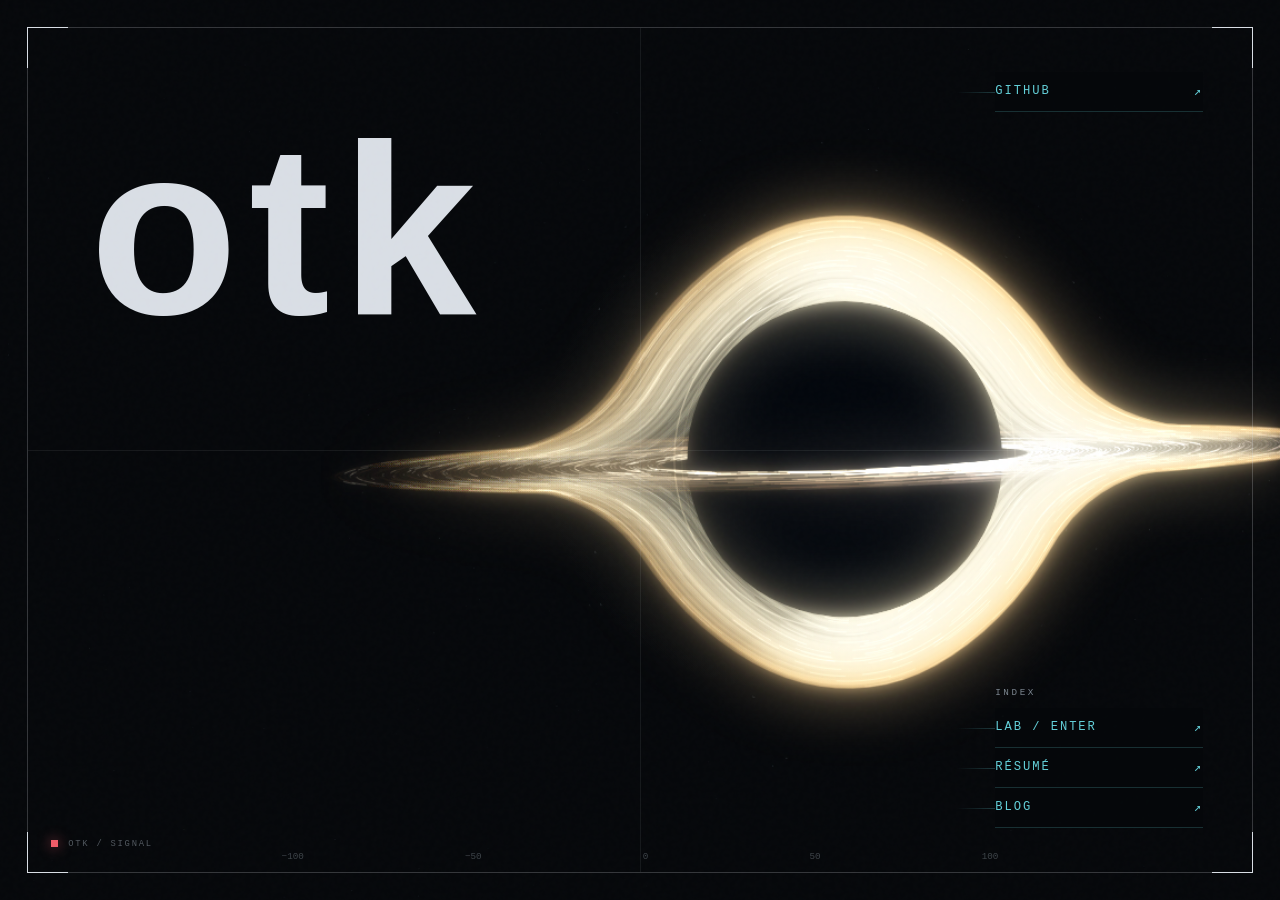
<file: index.html>
<!doctype html>
<html lang="zh-CN">
  <head>
    <meta charset="utf-8" />
    <meta name="viewport" content="width=device-width, initial-scale=1" />
    <meta name="theme-color" content="#05070a" />
    <meta name="description" content="otk" />
    <title>otk</title>
    <link rel="stylesheet" href="styles.css" />
  </head>
  <body class="home">
    <a class="skip-link" href="#identity">跳至主页</a>
    <main id="identity" class="beacon">
      <canvas id="signal" class="signal" aria-hidden="true"></canvas>
      <div class="noise" aria-hidden="true"></div>
      <div class="frame" aria-hidden="true">
        <i class="corner corner--tl"></i><i class="corner corner--tr"></i>
        <i class="corner corner--bl"></i><i class="corner corner--br"></i>
        <span class="axis axis--x"></span><span class="axis axis--y"></span>
      </div>
      <div class="coordinates" aria-hidden="true"><span>−100</span><span>−50</span><span>0</span><span>50</span><span>100</span></div>
      <div class="wordmark-wrap">
        <h1 class="wordmark" aria-label="otk"><span>o</span><span>t</span><span class="wordmark__k">k</span></h1>
      </div>
      <nav class="portal" aria-label="主要链接">
        <a class="portal__github signal-link" data-signal="github" href="https://github.com/otk-h" target="_blank" rel="noopener noreferrer"><span>GitHub</span><span aria-hidden="true">↗</span></a>
        <div class="portal__index">
          <p aria-hidden="true">Index</p>
          <a class="signal-link" data-signal="lab" href="lab/"><span>Lab / Enter</span><span aria-hidden="true">↗</span></a>
          <a class="signal-link" data-signal="resume" href="resume/"><span>Résumé</span><span aria-hidden="true">↗</span></a>
          <a class="signal-link" data-signal="blog" href="blog/"><span>Blog</span><span aria-hidden="true">↗</span></a>
        </div>
      </nav>
      <div class="signature" aria-hidden="true"><span class="signature__pulse"></span><span>OTK / SIGNAL</span></div>
    </main>
    <script src="script.js"></script>
  </body>
</html>
</file>
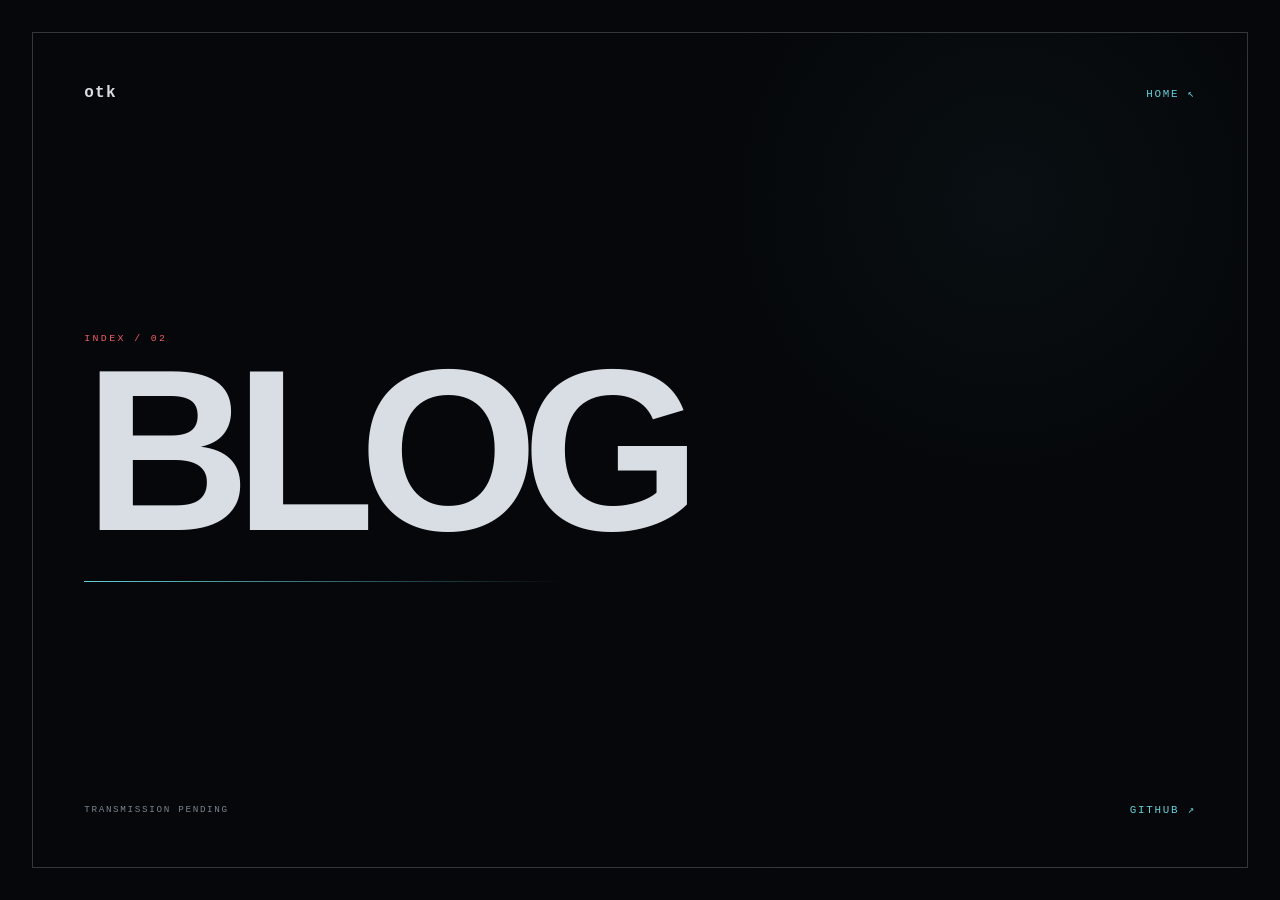
<file: blog/index.html>
<!doctype html>
<html lang="zh-CN"><head><meta charset="utf-8" /><meta name="viewport" content="width=device-width, initial-scale=1" /><meta name="theme-color" content="#05070a" /><title>Blog / otk</title><link rel="stylesheet" href="../styles.css" /></head>
<body class="subpage"><main class="subpage__frame"><header class="subpage__head"><span class="subpage__mark">otk</span><a href="../">Home ↖</a></header><section class="subpage__content" aria-labelledby="page-title"><p class="subpage__eyebrow">Index / 02</p><h1 id="page-title">Blog</h1><div class="subpage__line" aria-hidden="true"></div></section><footer class="subpage__foot"><span>Transmission pending</span><a href="https://github.com/otk-h" target="_blank" rel="noopener noreferrer">GitHub ↗</a></footer></main></body></html>
</file>
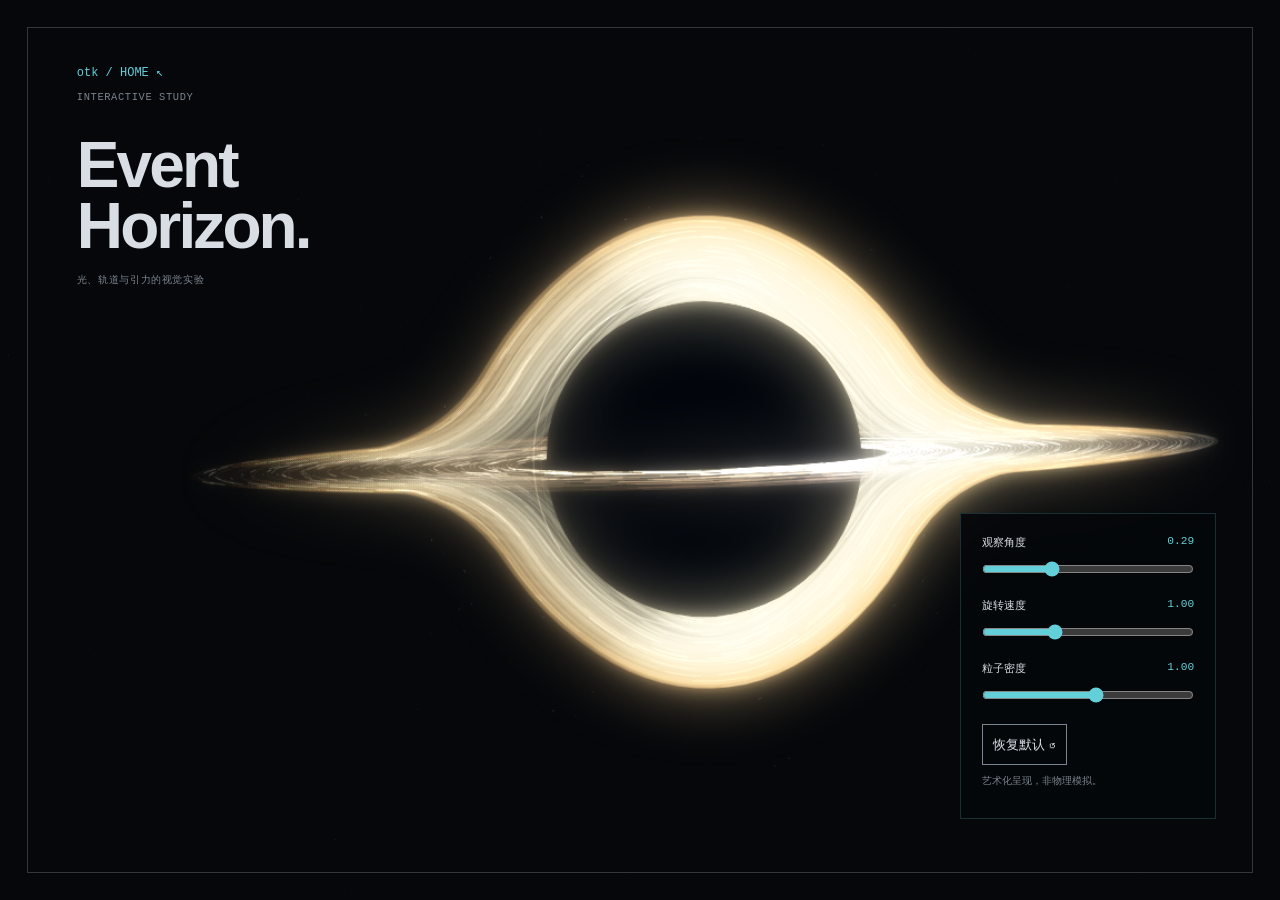
<file: lab/index.html>
<!doctype html>
<html lang="zh-CN">
  <head>
    <meta charset="utf-8">
    <meta name="viewport" content="width=device-width, initial-scale=1">
    <meta name="theme-color" content="#05070a">
    <title>Event Horizon / otk lab</title>
    <link rel="stylesheet" href="../styles.css">
  </head>
  <body class="lab">
    <main class="beacon">
      <canvas id="signal" class="signal" aria-hidden="true"></canvas>
      <div class="frame" aria-hidden="true"></div>
      <header class="lab-heading"><a href="../">otk / HOME ↖</a><p>INTERACTIVE STUDY</p><h1>Event<br>Horizon.</h1><p>光、轨道与引力的视觉实验</p></header>
      <form class="lab-controls" hidden>
        <label for="angle">观察角度 <output for="angle" id="angle-value">0.29</output></label>
        <input id="angle" name="angle" type="range" min="0.1" max="0.7" step="0.01" value="0.29">
        <label for="speed">旋转速度 <output for="speed" id="speed-value">1.00</output></label>
        <input id="speed" name="speed" type="range" min="0" max="3" step="0.05" value="1">
        <label for="density">粒子密度 <output for="density" id="density-value">1.00</output></label>
        <input id="density" name="density" type="range" min="0.3" max="1.6" step="0.1" value="1">
        <button type="reset">恢复默认 ↺</button>
        <p>艺术化呈现，非物理模拟。</p>
      </form>
      <noscript><p class="lab-controls">启用 JavaScript 后即可调整黑洞参数。</p></noscript>
    </main>
    <script src="../script.js"></script>
  </body>
</html>
</file>
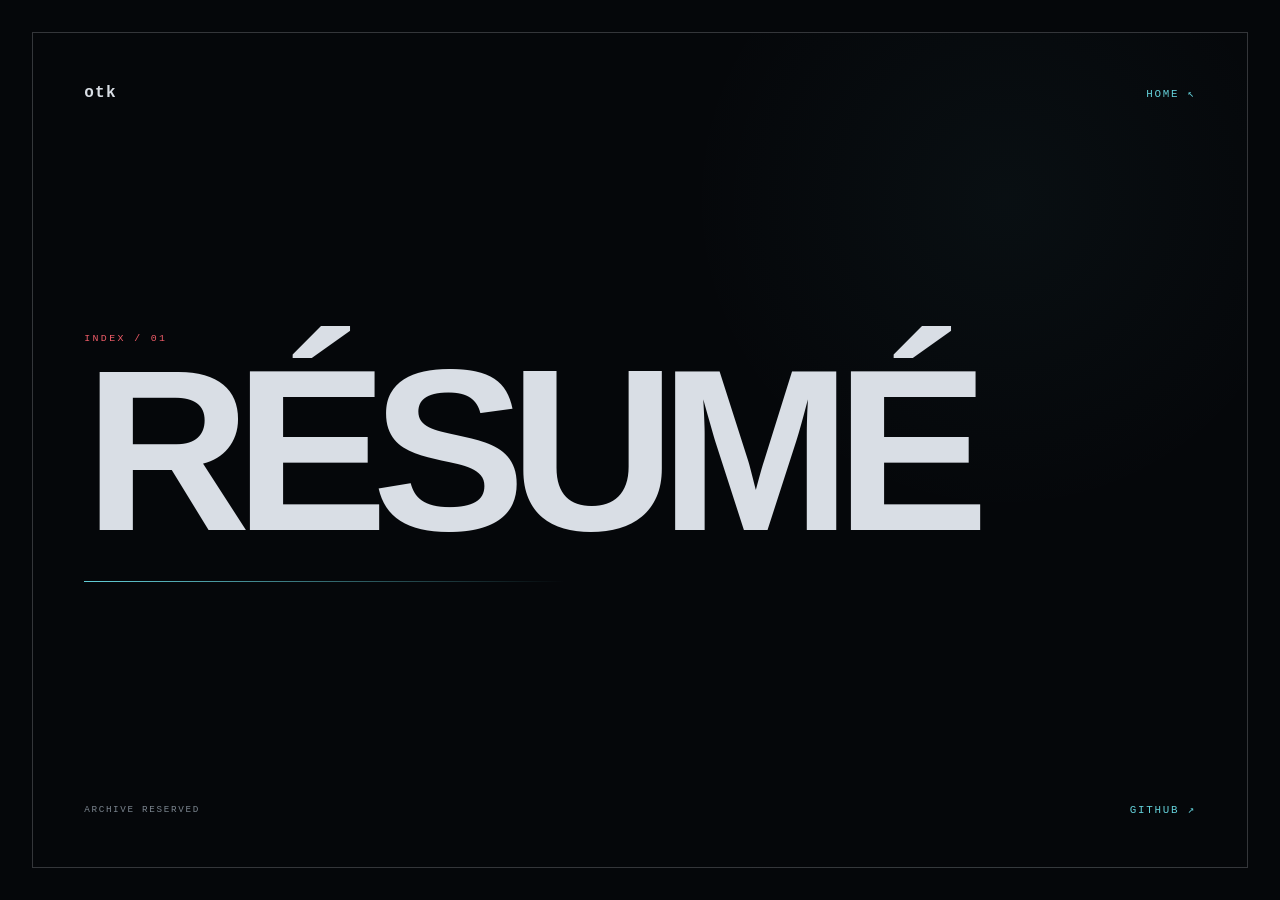
<file: resume/index.html>
<!doctype html>
<html lang="zh-CN"><head><meta charset="utf-8" /><meta name="viewport" content="width=device-width, initial-scale=1" /><meta name="theme-color" content="#05070a" /><meta name="robots" content="noindex" /><title>Résumé / otk</title><link rel="stylesheet" href="../styles.css" /></head>
<body class="subpage"><main class="subpage__frame"><header class="subpage__head"><span class="subpage__mark">otk</span><a href="../">Home ↖</a></header><section class="subpage__content" aria-labelledby="page-title"><p class="subpage__eyebrow">Index / 01</p><h1 id="page-title">Résumé</h1><div class="subpage__line" aria-hidden="true"></div></section><footer class="subpage__foot"><span>Archive reserved</span><a href="https://github.com/otk-h" target="_blank" rel="noopener noreferrer">GitHub ↗</a></footer></main></body></html>
</file>
<file: styles.css>
:root {
  color-scheme: dark;
  --void: #05070a;
  --white: #d9dee5;
  --cyan: #63cfd8;
  --coral: #ef5c68;
  --muted: #7b858f;
  --display: "Arial Narrow", "Aptos Narrow", "Helvetica Neue", Arial, sans-serif;
  --mono: "SFMono-Regular", Consolas, "Liberation Mono", monospace;
}

* { box-sizing: border-box; }
html, body { min-height: 100%; }
body { margin: 0; background: var(--void); color: var(--white); font-family: var(--mono); }
a { color: inherit; }

.skip-link {
  position: fixed; z-index: 100; top: .75rem; left: .75rem; padding: .65rem .8rem;
  background: var(--white); color: var(--void); transform: translateY(-160%);
}
.skip-link:focus { transform: translateY(0); }

.beacon {
  position: relative; min-height: 100svh; overflow: hidden; isolation: isolate;
  background: radial-gradient(circle at 61% 50%, rgba(99,207,216,.035), transparent 28%), var(--void);
}
.signal, .noise, .frame { position: absolute; inset: 0; }
.signal { z-index: 0; width: 100%; height: 100%; opacity: 0; animation: reveal-signal 1.4s .18s ease-out forwards; }
.noise {
  z-index: 4; pointer-events: none; opacity: .035;
  background-image: url("data:image/svg+xml,%3Csvg viewBox='0 0 180 180' xmlns='http://www.w3.org/2000/svg'%3E%3Cfilter id='n'%3E%3CfeTurbulence type='fractalNoise' baseFrequency='.95' numOctaves='3' stitchTiles='stitch'/%3E%3C/filter%3E%3Crect width='100%25' height='100%25' filter='url(%23n)' opacity='.5'/%3E%3C/svg%3E");
}
.frame { z-index: 3; margin: clamp(1rem,2.1vw,2rem); border: 1px solid rgba(217,222,229,.22); pointer-events: none; }
.corner { position: absolute; width: 2.6rem; height: 2.6rem; border-color: rgba(217,222,229,.72); }
.corner--tl { inset: -1px auto auto -1px; border-top: 1px solid; border-left: 1px solid; }
.corner--tr { inset: -1px -1px auto auto; border-top: 1px solid; border-right: 1px solid; }
.corner--bl { inset: auto auto -1px -1px; border-bottom: 1px solid; border-left: 1px solid; }
.corner--br { inset: auto -1px -1px auto; border-bottom: 1px solid; border-right: 1px solid; }
.axis { position: absolute; background: rgba(217,222,229,.08); }
.axis--x { height: 1px; left: 0; right: 0; top: 50%; }
.axis--y { width: 1px; top: 0; bottom: 0; left: 50%; }
.coordinates {
  position: absolute; z-index: 2; left: 22%; right: 22%; bottom: clamp(1.4rem,3vw,2.7rem);
  display: flex; justify-content: space-between; color: rgba(123,133,143,.48); font-size: .58rem; pointer-events: none;
}
.wordmark-wrap { position: absolute; z-index: 1; left: 7vw; top: 26%; transform: translateY(-52%); }
.wordmark {
  display: flex; margin: 0; color: var(--white); font-family: var(--display); font-size: clamp(6rem,19vw,20rem);
  gap: .045em; font-stretch: condensed; font-weight: 900; letter-spacing: 0; line-height: .72; text-transform: lowercase;
  filter: drop-shadow(0 0 2rem rgba(217,222,229,.06)); animation: resolve-wordmark 1.15s cubic-bezier(.16,1,.3,1) both;
}
.wordmark span { display: block; }
.wordmark__k { color: var(--white); }
.portal {
  position: absolute; z-index: 5; top: clamp(3rem,8vh,6rem); right: clamp(3.2rem,6vw,7rem); bottom: clamp(3rem,8vh,6rem);
  width: min(13rem,22vw); display: flex; flex-direction: column; align-items: stretch; justify-content: space-between; text-transform: uppercase;
}
.portal a {
  display: flex; justify-content: space-between; gap: 1.4rem; padding: .75rem 0; color: var(--cyan); font-size: .76rem;
  letter-spacing: .16em; text-decoration: none; border-bottom: 1px solid rgba(99,207,216,.2);
  transition: color 180ms ease,border-color 180ms ease,transform 180ms ease;
}
.portal a:hover, .portal a:focus-visible, .portal a[data-active="true"] { color: var(--white); border-color: var(--coral); transform: translateX(.35rem); }
.portal a:focus-visible { outline: 1px solid var(--cyan); outline-offset: .35rem; }
.portal__github { align-self: flex-end; width: 100%; }
.portal__index p { margin: 0 0 .65rem; color: var(--muted); font-size: .58rem; letter-spacing: .28em; }
.signature {
  position: absolute; z-index: 3; left: clamp(2.5rem,4vw,4.5rem); bottom: clamp(2.2rem,4vw,3.5rem);
  display: flex; align-items: center; gap: .65rem; color: rgba(123,133,143,.64); font-size: .55rem; letter-spacing: .2em;
}
.signature__pulse { width: .42rem; height: .42rem; background: var(--coral); box-shadow: 0 0 .8rem rgba(239,92,104,.7); animation: pulse 2.6s ease-in-out infinite; }

.subpage { min-height: 100svh; padding: clamp(1.2rem,3vw,2rem); background: var(--void); }
.subpage__frame {
  min-height: calc(100svh - clamp(2.4rem,6vw,4rem)); border: 1px solid rgba(217,222,229,.22); display: grid;
  grid-template-rows: auto 1fr auto; padding: clamp(1.5rem,4vw,4rem); background: radial-gradient(circle at 80% 20%,rgba(99,207,216,.04),transparent 27%);
}
.subpage__head, .subpage__foot { display: flex; justify-content: space-between; align-items: center; }
.subpage__head a, .subpage__foot a { color: var(--cyan); font-size: .68rem; letter-spacing: .16em; text-decoration: none; text-transform: uppercase; }
.subpage__head a:focus-visible, .subpage__foot a:focus-visible { outline: 1px solid var(--cyan); outline-offset: .4rem; }
.subpage__mark { font-weight: 700; letter-spacing: .08em; }
.subpage__content { align-self: center; max-width: 66rem; }
.subpage__eyebrow { color: var(--coral); font-size: .62rem; letter-spacing: .24em; text-transform: uppercase; }
.subpage h1 {
  margin: .4rem 0 0; font-family: var(--display); font-size: clamp(5rem,18vw,15rem); font-stretch: condensed;
  font-weight: 900; letter-spacing: -.07em; line-height: .85; text-transform: uppercase;
}
.subpage__line { width: min(30rem,80vw); height: 1px; margin-top: 2rem; background: linear-gradient(90deg,var(--cyan),transparent); }
.subpage__foot { color: var(--muted); font-size: .58rem; letter-spacing: .18em; text-transform: uppercase; }

@keyframes reveal-signal { to { opacity: 1; } }
@keyframes resolve-wordmark { from { opacity: 0; transform: translateX(-2rem); filter: blur(12px); } to { opacity: 1; transform: none; filter: blur(0); } }
@keyframes pulse { 0%,100% { opacity: .38; transform: scale(.8); } 50% { opacity: 1; transform: scale(1); } }

@media (max-width: 760px) {
  .frame { margin: .7rem; }
  .wordmark-wrap { left: 8vw; top: 20%; }
  .wordmark { font-size: 32vw; }
  .portal { top: auto; left: 10vw; right: 10vw; bottom: 9vh; width: auto; gap: 1.2rem; }
  .portal__github { width: 100%; }
  .portal__index { display: grid; grid-template-columns: 1fr 1fr; gap: 1rem; }
  .portal__index p { grid-column: 1/-1; margin: 0; }
  .coordinates { display: none; }
  .signature { top: 2rem; bottom: auto; left: 2rem; }
}

[hidden] { display: none !important; }
button:focus-visible, input:focus-visible { outline: 2px solid var(--cyan); outline-offset: 5px; }
.portal a { position: relative; background: #05070ab8; }
.portal a::before { content: ""; position: absolute; right: 100%; top: 50%; width: 3vw; height: 1px; background: linear-gradient(90deg, transparent, var(--cyan)); opacity: .25; transition: opacity .3s; }
.portal a:hover::before, .portal a:focus-visible::before { opacity: 1; }
.lab-heading { position: absolute; z-index: 2; top: 7%; left: 6%; }
.lab-heading a { color: var(--cyan); font-size: .75rem; text-decoration: none; }
.lab-heading h1 { font: 700 clamp(2.5rem,5vw,6rem)/.95 var(--display); letter-spacing: -.045em; margin: 2rem 0 1rem; }
.lab-heading p { color: var(--muted); font-size: .65rem; letter-spacing: .06em; }
.lab-controls { position: absolute; z-index: 5; right: 5%; bottom: 9%; width: 16rem; padding: 1.3rem; border: 1px solid #63cfd833; background: #05070aeb; }
.lab-controls label { display: flex; justify-content: space-between; font-size: .7rem; }
.lab-controls output { color: var(--cyan); }
.lab-controls input { width: 100%; margin: .7rem 0 1.3rem; accent-color: var(--cyan); }
.lab-controls button { background: transparent; color: var(--white); border: 1px solid var(--muted); padding: .65rem; cursor: pointer; }
.lab-controls p { color: var(--muted); font-size: .6rem; }
.entering .signal { transform: scale(2.4); filter: brightness(2); transition: transform .65s ease-in, filter .65s; transform-origin: 66% 51%; }
.entering .wordmark-wrap, .entering .portal { opacity: 0; transition: opacity .4s; }
@media (max-width: 760px) {
  .portal__index a[data-signal="lab"] { grid-column: 1 / -1; }
  .lab .beacon { min-height: max(100svh, 860px); }
  .lab-heading { top: 3rem; }
  .lab-heading h1 { margin-top: 1.4rem; }
  .lab-controls { right: 6%; left: 6%; width: auto; bottom: 2rem; }
}
@media (prefers-reduced-motion: reduce) {
  .entering .signal { transform: none; filter: none; transition: none; }
}

@media (prefers-reduced-motion: reduce) {
  *, *::before, *::after { animation-duration: .01ms !important; animation-iteration-count: 1 !important; scroll-behavior: auto !important; }
  .signal { opacity: 1; }
}
</file>
